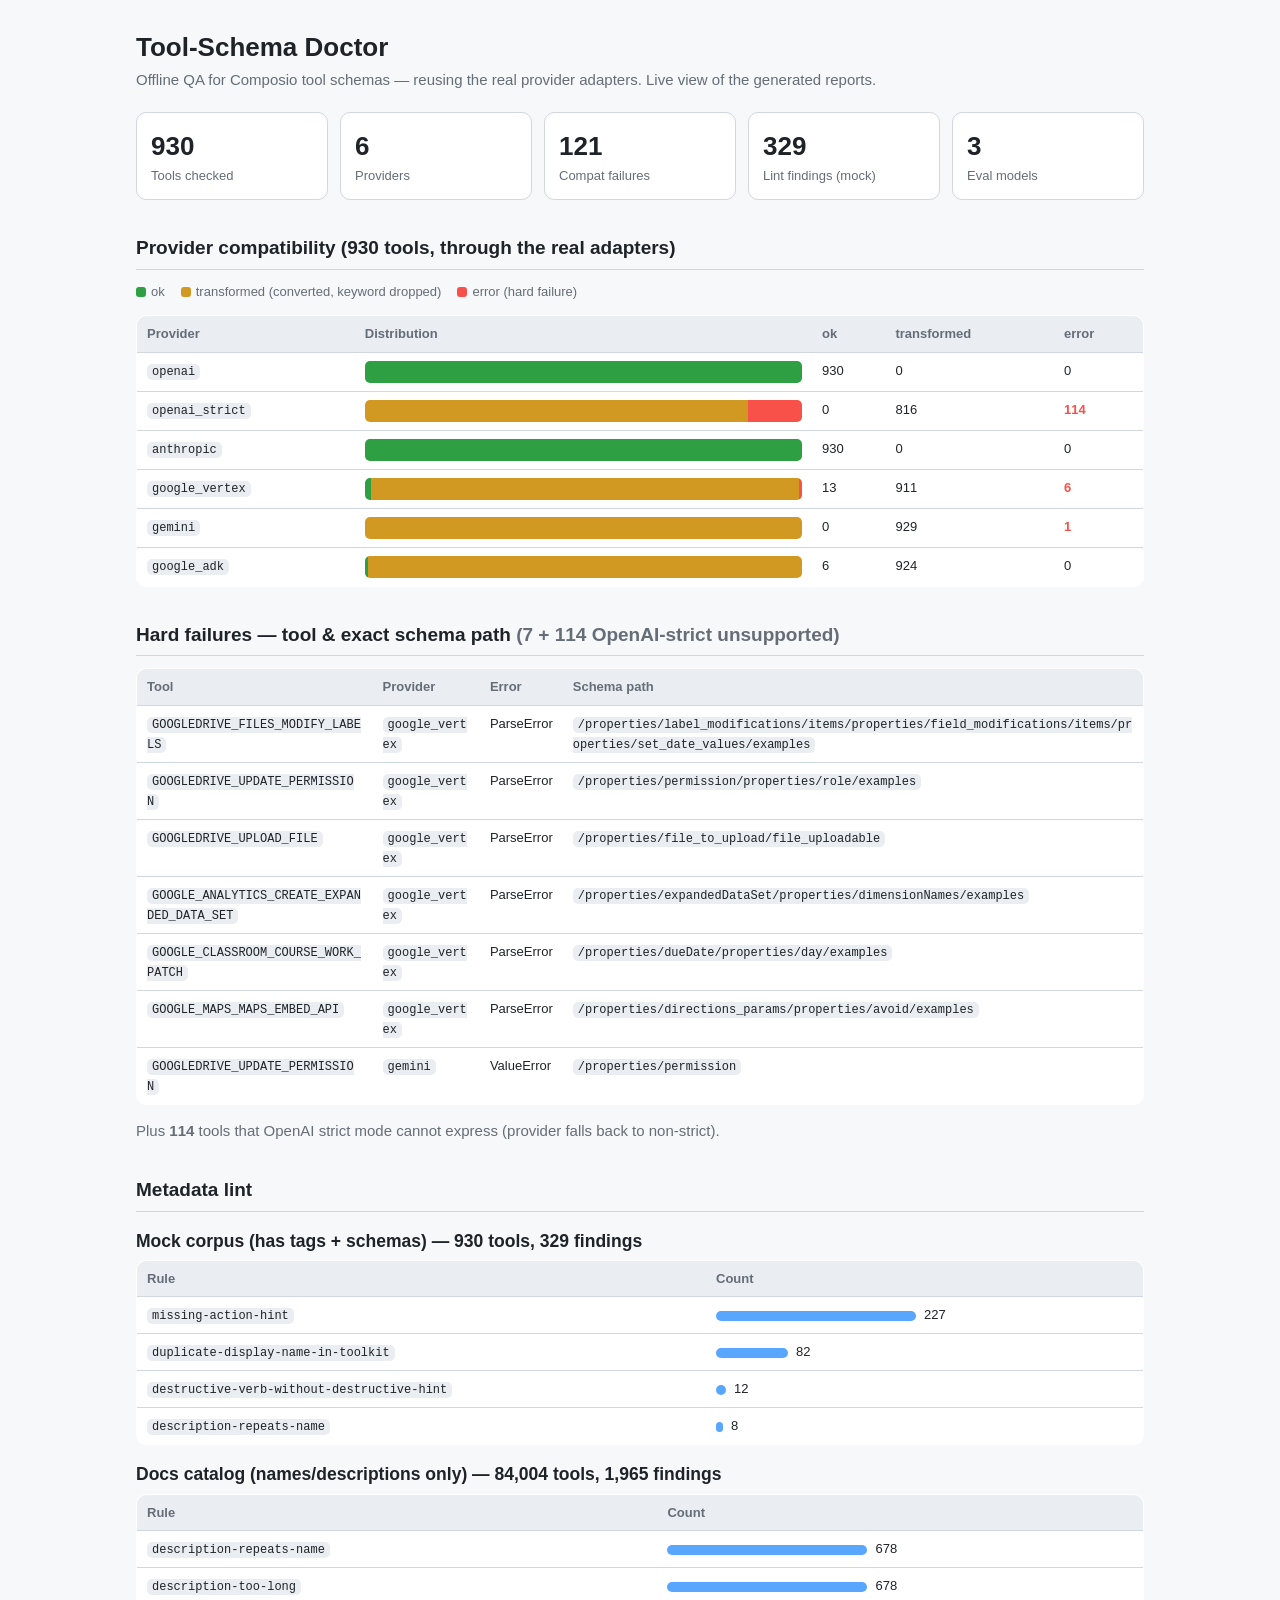
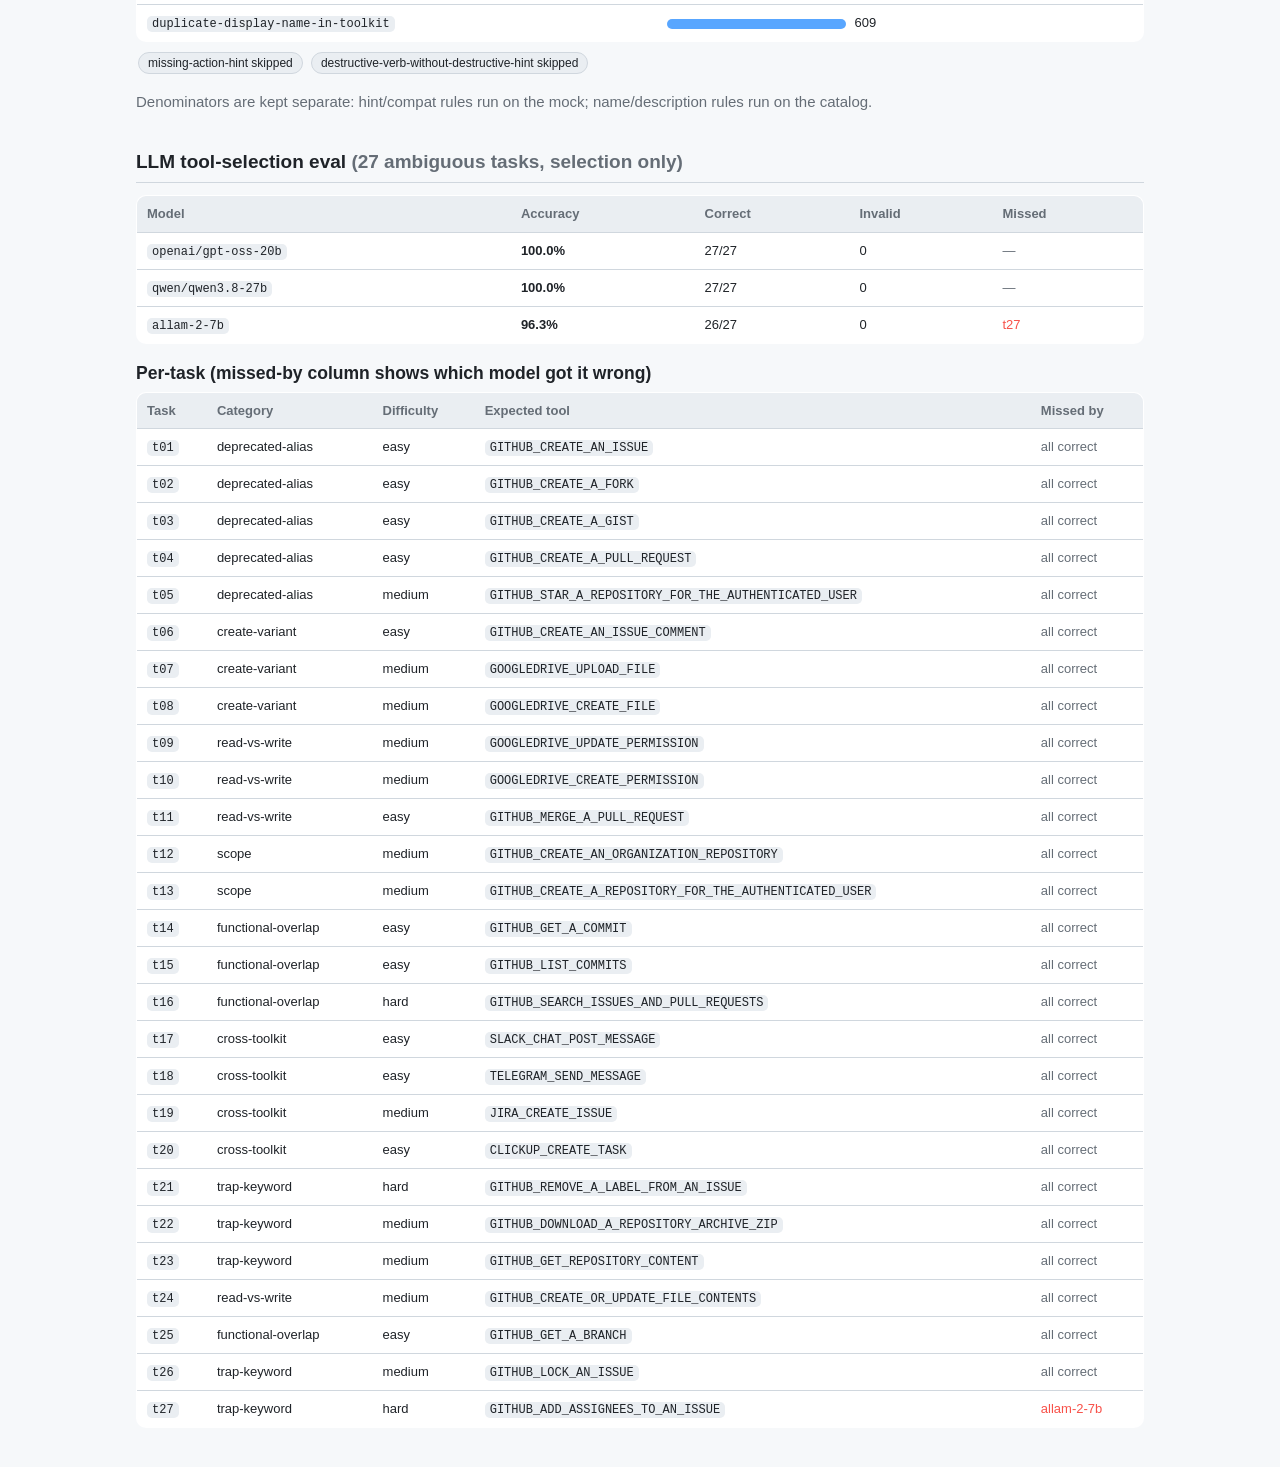
<file: tool-schema-doctor/out/dashboard.html>
<!doctype html>
<html lang="en"><head><meta charset="utf-8">
<meta name="viewport" content="width=device-width, initial-scale=1">
<title>Tool-Schema Doctor</title>
<style>
:root{--bg:#0d1117;--panel:#161b22;--border:#30363d;--fg:#e6edf3;--muted:#8b949e;
 --ok:#2ea043;--transformed:#d29922;--error:#f85149;--accent:#58a6ff;--chip:#21262d}
@media (prefers-color-scheme: light){:root:not([data-theme=dark]){--bg:#f6f8fa;--panel:#fff;--border:#d0d7de;--fg:#1f2328;--muted:#656d76;--chip:#eaeef2}}
*{box-sizing:border-box}body{margin:0;background:var(--bg);color:var(--fg);
 font:15px/1.5 -apple-system,Segoe UI,Roboto,Helvetica,Arial,sans-serif}
.wrap{max-width:1040px;margin:0 auto;padding:28px 16px 64px}
h1{font-size:26px;margin:0 0 2px}h2{font-size:19px;margin:34px 0 12px;border-bottom:1px solid var(--border);padding-bottom:6px}
.sub{color:var(--muted);margin:0 0 20px}
.tiles{display:grid;grid-template-columns:repeat(auto-fit,minmax(150px,1fr));gap:12px;margin:18px 0}
.tile{background:var(--panel);border:1px solid var(--border);border-radius:10px;padding:14px}
.tile .n{font-size:26px;font-weight:700}.tile .l{color:var(--muted);font-size:13px}
table{width:100%;border-collapse:collapse;background:var(--panel);border:1px solid var(--border);border-radius:10px;overflow:hidden}
th,td{text-align:left;padding:8px 10px;border-bottom:1px solid var(--border);font-size:13px;vertical-align:top}
th{color:var(--muted);font-weight:600;background:var(--chip)}tr:last-child td{border-bottom:0}
code{background:var(--chip);padding:1px 5px;border-radius:5px;font-size:12px;word-break:break-all}
.bar{display:flex;height:22px;border-radius:5px;overflow:hidden;min-width:120px}
.bar span{display:block}.bar .ok{background:var(--ok)}.bar .transformed{background:var(--transformed)}.bar .error{background:var(--error)}
.legend{display:flex;gap:16px;color:var(--muted);font-size:13px;margin:8px 0 14px;flex-wrap:wrap}
.dot{display:inline-block;width:10px;height:10px;border-radius:3px;margin-right:5px;vertical-align:middle}
.err{color:var(--error);font-weight:600}.mut{color:var(--muted)}
.rulebar{height:10px;background:var(--accent);border-radius:5px;display:inline-block;vertical-align:middle;margin-right:8px}
.pill{display:inline-block;background:var(--chip);border:1px solid var(--border);border-radius:20px;padding:1px 9px;font-size:12px;margin:2px}
.miss{color:var(--error)}
.acc{font-weight:700}
</style></head><body><div class="wrap">
<h1>Tool-Schema Doctor</h1>
<p class="sub">Offline QA for Composio tool schemas — reusing the real provider adapters. Live view of the generated reports.</p>
<div id="app"></div>
</div>
<script>const DATA = {"compat": {"tools": 930, "summary": [{"provider": "openai", "ok": 930, "transformed": 0, "error": 0, "unavailable": 0}, {"provider": "openai_strict", "ok": 0, "transformed": 816, "error": 114, "unavailable": 0}, {"provider": "anthropic", "ok": 930, "transformed": 0, "error": 0, "unavailable": 0}, {"provider": "google_vertex", "ok": 13, "transformed": 911, "error": 6, "unavailable": 0}, {"provider": "gemini", "ok": 0, "transformed": 929, "error": 1, "unavailable": 0}, {"provider": "google_adk", "ok": 6, "transformed": 924, "error": 0, "unavailable": 0}], "failures": [{"slug": "GITHUB_ADD_AN_EMAIL_ADDRESS_FOR_THE_AUTHENTICATED_USER", "provider": "openai_strict", "error_type": "ValueError", "schema_path": null, "message": "strict-unsupported: properties.emails.items: properties"}, {"slug": "GITHUB_ADD_ASSIGNEES_TO_AN_ISSUE", "provider": "openai_strict", "error_type": "ValueError", "schema_path": null, "message": "strict-unsupported: properties.assignees.items: properties"}, {"slug": "GITHUB_ADD_ORG_RUNNER_LABELS", "provider": "openai_strict", "error_type": "ValueError", "schema_path": null, "message": "strict-unsupported: properties.labels.items: properties"}, {"slug": "GITHUB_ADD_RUNNER_LABELS", "provider": "openai_strict", "error_type": "ValueError", "schema_path": null, "message": "strict-unsupported: properties.labels.items: properties"}, {"slug": "GITHUB_ADD_SOCIAL_ACCOUNTS_FOR_THE_AUTHENTICATED_USER", "provider": "openai_strict", "error_type": "ValueError", "schema_path": null, "message": "strict-unsupported: properties.account_urls.items: properties"}, {"slug": "GITHUB_ADD_USERS_TO_CODESPACES_ACCESS_FOR_AN_ORGANIZATION", "provider": "openai_strict", "error_type": "ValueError", "schema_path": null, "message": "strict-unsupported: properties.selected_usernames.items: properties"}, {"slug": "GITHUB_AUTH_USER_DOCKER_CONFLICT_PACKAGES_LIST", "provider": "openai_strict", "error_type": "ValueError", "schema_path": null, "message": "strict-unsupported: : properties"}, {"slug": "GITHUB_CONFIGURE_JITRUNNER_FOR_ORG", "provider": "openai_strict", "error_type": "ValueError", "schema_path": null, "message": "strict-unsupported: properties.labels.items: properties"}, {"slug": "GITHUB_CONFIGURE_OIDCSUBJECT_CLAIM_TEMPLATE", "provider": "openai_strict", "error_type": "ValueError", "schema_path": null, "message": "strict-unsupported: properties.include_claim_keys.items: properties"}, {"slug": "GITHUB_CREATE_AN_ISSUE", "provider": "openai_strict", "error_type": "ValueError", "schema_path": null, "message": "strict-unsupported: properties.assignees.items: properties; properties.labels.items: properties"}, {"slug": "GITHUB_CREATE_AN_ORGANIZATION_REPOSITORY", "provider": "openai_strict", "error_type": "ValueError", "schema_path": null, "message": "strict-unsupported: properties.custom_properties: additionalProperties"}, {"slug": "GITHUB_CREATE_AN_ORGANIZATION_VARIABLE", "provider": "openai_strict", "error_type": "ValueError", "schema_path": null, "message": "strict-unsupported: properties.selected_repository_ids.items: properties"}, {"slug": "GITHUB_CREATE_AN_ORGANIZATION_WEBHOOK", "provider": "openai_strict", "error_type": "ValueError", "schema_path": null, "message": "strict-unsupported: properties.events.items: properties"}, {"slug": "GITHUB_CREATE_A_CHECK_RUN", "provider": "openai_strict", "error_type": "ValueError", "schema_path": null, "message": "strict-unsupported: properties.actions.items: additionalProperties; properties.output__annotations.items: additionalProperties; properties.o"}, {"slug": "GITHUB_CREATE_A_COMMIT", "provider": "openai_strict", "error_type": "ValueError", "schema_path": null, "message": "strict-unsupported: properties.parents.items: properties"}, {"slug": "GITHUB_CREATE_A_CUSTOM_ORGANIZATION_ROLE", "provider": "openai_strict", "error_type": "ValueError", "schema_path": null, "message": "strict-unsupported: properties.permissions.items: properties"}, {"slug": "GITHUB_CREATE_A_DEPLOYMENT", "provider": "openai_strict", "error_type": "ValueError", "schema_path": null, "message": "strict-unsupported: properties.required_contexts.items: properties"}, {"slug": "GITHUB_CREATE_A_GIST", "provider": "openai_strict", "error_type": "ValueError", "schema_path": null, "message": "strict-unsupported: properties.files.additionalProperties: additionalProperties; properties.files: additionalProperties"}, {"slug": "GITHUB_CREATE_A_REPOSITORY_DISPATCH_EVENT", "provider": "openai_strict", "error_type": "ValueError", "schema_path": null, "message": "strict-unsupported: properties.client_payload: additionalProperties"}, {"slug": "GITHUB_CREATE_A_REPOSITORY_RULESET", "provider": "openai_strict", "error_type": "ValueError", "schema_path": null, "message": "strict-unsupported: properties.bypass_actors.items: additionalProperties; properties.conditions__ref__name__exclude.items: properties; prope"}, {"slug": "GITHUB_CREATE_A_REPOSITORY_WEBHOOK", "provider": "openai_strict", "error_type": "ValueError", "schema_path": null, "message": "strict-unsupported: properties.events.items: properties"}, {"slug": "GITHUB_CREATE_A_SCOPED_ACCESS_TOKEN", "provider": "openai_strict", "error_type": "ValueError", "schema_path": null, "message": "strict-unsupported: properties.repositories.items: properties; properties.repository_ids.items: properties"}, {"slug": "GITHUB_CREATE_A_SNAPSHOT_OF_DEPENDENCIES_FOR_A_REPOSITORY", "provider": "openai_strict", "error_type": "ValueError", "schema_path": null, "message": "strict-unsupported: properties.manifests.additionalProperties: additionalProperties; properties.manifests: additionalProperties; properties."}, {"slug": "GITHUB_CREATE_A_TEAM", "provider": "openai_strict", "error_type": "ValueError", "schema_path": null, "message": "strict-unsupported: properties.maintainers.items: properties; properties.repo_names.items: properties"}, {"slug": "GITHUB_CREATE_A_TREE", "provider": "openai_strict", "error_type": "ValueError", "schema_path": null, "message": "strict-unsupported: properties.tree.items: additionalProperties"}, {"slug": "GITHUB_CREATE_A_WORKFLOW_DISPATCH_EVENT", "provider": "openai_strict", "error_type": "ValueError", "schema_path": null, "message": "strict-unsupported: properties.inputs: additionalProperties"}, {"slug": "GITHUB_CREATE_JIT_RUNNER_CONFIG", "provider": "openai_strict", "error_type": "ValueError", "schema_path": null, "message": "strict-unsupported: properties.labels.items: properties"}, {"slug": "GITHUB_CREATE_OR_UPDATE_AN_ENVIRONMENT", "provider": "openai_strict", "error_type": "ValueError", "schema_path": null, "message": "strict-unsupported: properties.reviewers.items: additionalProperties"}, {"slug": "GITHUB_CREATE_OR_UPDATE_AN_ORGANIZATION_SECRET", "provider": "openai_strict", "error_type": "ValueError", "schema_path": null, "message": "strict-unsupported: properties.selected_repository_ids.items: properties"}, {"slug": "GITHUB_CREATE_OR_UPDATE_A_CUSTOM_PROPERTY_FOR_AN_ORGANIZATION", "provider": "openai_strict", "error_type": "ValueError", "schema_path": null, "message": "strict-unsupported: properties.allowed_values.items: properties"}, {"slug": "GITHUB_CREATE_OR_UPDATE_A_SECRET_FOR_THE_AUTHENTICATED_USER", "provider": "openai_strict", "error_type": "ValueError", "schema_path": null, "message": "strict-unsupported: properties.selected_repository_ids.items: properties"}, {"slug": "GITHUB_CREATE_OR_UPDATE_CUSTOM_PROPERTIES_FOR_AN_ORGANIZATION", "provider": "openai_strict", "error_type": "ValueError", "schema_path": null, "message": "strict-unsupported: properties.properties.items: additionalProperties"}, {"slug": "GITHUB_CREATE_OR_UPDATE_CUSTOM_PROPERTY_VALUES_FOR_A_REPOSITORY", "provider": "openai_strict", "error_type": "ValueError", "schema_path": null, "message": "strict-unsupported: properties.properties.items: additionalProperties"}, {"slug": "GITHUB_CREATE_UPDATE_ORG_SECRET_WITH_LIB_SODIUM", "provider": "openai_strict", "error_type": "ValueError", "schema_path": null, "message": "strict-unsupported: properties.selected_repository_ids.items: properties"}, {"slug": "GITHUB_CUSTOM_OIDCSUBJECT_CLAIM_TEMPLATE_SETTER", "provider": "openai_strict", "error_type": "ValueError", "schema_path": null, "message": "strict-unsupported: properties.include_claim_keys.items: properties"}, {"slug": "GITHUB_DELETE_AN_EMAIL_ADDRESS_FOR_THE_AUTHENTICATED_USER", "provider": "openai_strict", "error_type": "ValueError", "schema_path": null, "message": "strict-unsupported: properties.emails.items: properties"}, {"slug": "GITHUB_DELETE_SOCIAL_ACCOUNTS_FOR_THE_AUTHENTICATED_USER", "provider": "openai_strict", "error_type": "ValueError", "schema_path": null, "message": "strict-unsupported: properties.account_urls.items: properties"}, {"slug": "GITHUB_EMO_J_IS_GET", "provider": "openai_strict", "error_type": "ValueError", "schema_path": null, "message": "strict-unsupported: : properties"}, {"slug": "GITHUB_ENABLE_GITHUB_ACTIONS_IN_SELECTED_REPOSITORIES", "provider": "openai_strict", "error_type": "ValueError", "schema_path": null, "message": "strict-unsupported: properties.selected_repository_ids.items: properties"}, {"slug": "GITHUB_ENCRYPT_ORG_DEV_ENV_SECRET", "provider": "openai_strict", "error_type": "ValueError", "schema_path": null, "message": "strict-unsupported: properties.selected_repository_ids.items: properties"}, {"slug": "GITHUB_GET_ALL_API_VERSIONS", "provider": "openai_strict", "error_type": "ValueError", "schema_path": null, "message": "strict-unsupported: : properties"}, {"slug": "GITHUB_GET_ALL_CODES_OF_CONDUCT", "provider": "openai_strict", "error_type": "ValueError", "schema_path": null, "message": "strict-unsupported: : properties"}, {"slug": "GITHUB_GET_ALL_GITIGNORE_TEMPLATES", "provider": "openai_strict", "error_type": "ValueError", "schema_path": null, "message": "strict-unsupported: : properties"}, {"slug": "GITHUB_GET_EMOJIS", "provider": "openai_strict", "error_type": "ValueError", "schema_path": null, "message": "strict-unsupported: : properties"}, {"slug": "GITHUB_GET_FEEDS", "provider": "openai_strict", "error_type": "ValueError", "schema_path": null, "message": "strict-unsupported: : properties"}, {"slug": "GITHUB_GET_GITHUB_META_INFORMATION", "provider": "openai_strict", "error_type": "ValueError", "schema_path": null, "message": "strict-unsupported: : properties"}, {"slug": "GITHUB_GET_INTERACTION_RESTRICTIONS_FOR_YOUR_PUBLIC_REPOSITORIES", "provider": "openai_strict", "error_type": "ValueError", "schema_path": null, "message": "strict-unsupported: : properties"}, {"slug": "GITHUB_GET_PUBLIC_KEY_FOR_THE_AUTHENTICATED_USER", "provider": "openai_strict", "error_type": "ValueError", "schema_path": null, "message": "strict-unsupported: : properties"}, {"slug": "GITHUB_GET_RATE_LIMIT_STATUS_FOR_THE_AUTHENTICATED_USER", "provider": "openai_strict", "error_type": "ValueError", "schema_path": null, "message": "strict-unsupported: : properties"}, {"slug": "GITHUB_GET_THE_AUTHENTICATED_USER", "provider": "openai_strict", "error_type": "ValueError", "schema_path": null, "message": "strict-unsupported: : properties"}, {"slug": "GITHUB_GET_THE_ZEN_OF_GITHUB", "provider": "openai_strict", "error_type": "ValueError", "schema_path": null, "message": "strict-unsupported: : properties"}, {"slug": "GITHUB_GIST_S_CREATE", "provider": "openai_strict", "error_type": "ValueError", "schema_path": null, "message": "strict-unsupported: properties.files.additionalProperties: additionalProperties; properties.files: additionalProperties"}, {"slug": "GITHUB_GITHUB_API_ROOT", "provider": "openai_strict", "error_type": "ValueError", "schema_path": null, "message": "strict-unsupported: : properties"}, {"slug": "GITHUB_GITHUB_SET_REPO_RUNNER_LABELS", "provider": "openai_strict", "error_type": "ValueError", "schema_path": null, "message": "strict-unsupported: properties.labels.items: properties"}, {"slug": "GITHUB_ISSUES_CREATE", "provider": "openai_strict", "error_type": "ValueError", "schema_path": null, "message": "strict-unsupported: properties.assignees.items: properties; properties.labels.items: properties"}, {"slug": "GITHUB_LIST_GLOBAL_SECURITY_ADVISORIES", "provider": "openai_strict", "error_type": "ValueError", "schema_path": null, "message": "strict-unsupported: properties.affects.items: properties; properties.cwes.items: properties"}, {"slug": "GITHUB_LIST_ORG_RESOURCES_WITH_PERSONAL_TOKENS", "provider": "openai_strict", "error_type": "ValueError", "schema_path": null, "message": "strict-unsupported: properties.owner.items: properties"}, {"slug": "GITHUB_LIST_ORG_RESOURCE_ACCESS_TOKENS", "provider": "openai_strict", "error_type": "ValueError", "schema_path": null, "message": "strict-unsupported: properties.owner.items: properties"}, {"slug": "GITHUB_MANAGE_ACCESS_CONTROL_FOR_ORGANIZATION_CODESPACES", "provider": "openai_strict", "error_type": "ValueError", "schema_path": null, "message": "strict-unsupported: properties.selected_usernames.items: properties"}, {"slug": "GITHUB_MANAGE_CUSTOM_PROPERTIES_FOR_ORG_REPOS", "provider": "openai_strict", "error_type": "ValueError", "schema_path": null, "message": "strict-unsupported: properties.properties.items: additionalProperties; properties.repository_names.items: properties"}, {"slug": "GITHUB_META_ROOT", "provider": "openai_strict", "error_type": "ValueError", "schema_path": null, "message": "strict-unsupported: : properties"}, {"slug": "GITHUB_PRIVATELY_REPORT_A_SECURITY_VULNERABILITY", "provider": "openai_strict", "error_type": "ValueError", "schema_path": null, "message": "strict-unsupported: properties.cwe_ids.items: properties; properties.vulnerabilities.items: additionalProperties"}, {"slug": "GITHUB_REMOVE_ASSIGNEES_FROM_AN_ISSUE", "provider": "openai_strict", "error_type": "ValueError", "schema_path": null, "message": "strict-unsupported: properties.assignees.items: properties"}, {"slug": "GITHUB_REMOVE_INTERACTION_RESTRICTIONS_FROM_YOUR_PUBLIC_REPOSITORIES", "provider": "openai_strict", "error_type": "ValueError", "schema_path": null, "message": "strict-unsupported: : properties"}, {"slug": "GITHUB_REMOVE_REQUESTED_REVIEWERS_FROM_A_PULL_REQUEST", "provider": "openai_strict", "error_type": "ValueError", "schema_path": null, "message": "strict-unsupported: properties.reviewers.items: properties; properties.team_reviewers.items: properties"}, {"slug": "GITHUB_REMOVE_USERS_FROM_CODESPACES_ACCESS_FOR_AN_ORGANIZATION", "provider": "openai_strict", "error_type": "ValueError", "schema_path": null, "message": "strict-unsupported: properties.selected_usernames.items: properties"}, {"slug": "GITHUB_REPLACE_ALL_REPOSITORY_TOPICS", "provider": "openai_strict", "error_type": "ValueError", "schema_path": null, "message": "strict-unsupported: properties.names.items: properties"}, {"slug": "GITHUB_REPLACE_ORG_SECRET_VISIBILITY_TO_SELECTED", "provider": "openai_strict", "error_type": "ValueError", "schema_path": null, "message": "strict-unsupported: properties.selected_repository_ids.items: properties"}, {"slug": "GITHUB_REPLACE_REPO_ACCESS_ON_ORG_DEV_ENV_SECRET_SET", "provider": "openai_strict", "error_type": "ValueError", "schema_path": null, "message": "strict-unsupported: properties.selected_repository_ids.items: properties"}, {"slug": "GITHUB_REPO_S_CREATE_IN_ORG", "provider": "openai_strict", "error_type": "ValueError", "schema_path": null, "message": "strict-unsupported: properties.custom_properties: additionalProperties"}, {"slug": "GITHUB_REQUEST_REVIEWERS_FOR_A_PULL_REQUEST", "provider": "openai_strict", "error_type": "ValueError", "schema_path": null, "message": "strict-unsupported: properties.reviewers.items: properties; properties.team_reviewers.items: properties"}, {"slug": "GITHUB_REVIEW_PENDING_DEPLOYMENTS_FOR_A_WORKFLOW_RUN", "provider": "openai_strict", "error_type": "ValueError", "schema_path": null, "message": "strict-unsupported: properties.environment_ids.items: properties"}, {"slug": "GITHUB_REVIEW_RESOURCE_REQUESTS_WITH_FINE_GRAINED_TOKENS", "provider": "openai_strict", "error_type": "ValueError", "schema_path": null, "message": "strict-unsupported: properties.pat_request_ids.items: properties"}, {"slug": "GITHUB_REVOKE_AN_INSTALLATION_ACCESS_TOKEN", "provider": "openai_strict", "error_type": "ValueError", "schema_path": null, "message": "strict-unsupported: : properties"}, {"slug": "GITHUB_SECURITY_ADVISORIES_LIST_GLOBAL_ADVISORIES", "provider": "openai_strict", "error_type": "ValueError", "schema_path": null, "message": "strict-unsupported: properties.affects.items: properties; properties.cwes.items: properties"}, {"slug": "GITHUB_SET_LABELS_FOR_AN_ISSUE", "provider": "openai_strict", "error_type": "ValueError", "schema_path": null, "message": "strict-unsupported: properties.labels.items: properties"}, {"slug": "GITHUB_SET_ORG_ALLOWED_ACTIONS", "provider": "openai_strict", "error_type": "ValueError", "schema_path": null, "message": "strict-unsupported: properties.patterns_allowed.items: properties"}, {"slug": "GITHUB_SET_ORG_RUNNER_LABELS", "provider": "openai_strict", "error_type": "ValueError", "schema_path": null, "message": "strict-unsupported: properties.labels.items: properties"}, {"slug": "GITHUB_SET_REPO_ALLOWED_ACTIONS", "provider": "openai_strict", "error_type": "ValueError", "schema_path": null, "message": "strict-unsupported: properties.patterns_allowed.items: properties"}, {"slug": "GITHUB_SET_SELECTED_REPOSITORIES_FOR_AN_ORGANIZATION_SECRET", "provider": "openai_strict", "error_type": "ValueError", "schema_path": null, "message": "strict-unsupported: properties.selected_repository_ids.items: properties"}, {"slug": "GITHUB_SET_SELECTED_REPOSITORIES_FOR_AN_ORGANIZATION_VARIABLE", "provider": "openai_strict", "error_type": "ValueError", "schema_path": null, "message": "strict-unsupported: properties.selected_repository_ids.items: properties"}, {"slug": "GITHUB_SET_SELECTED_REPOSITORIES_FOR_A_USER_SECRET", "provider": "openai_strict", "error_type": "ValueError", "schema_path": null, "message": "strict-unsupported: properties.selected_repository_ids.items: properties"}, {"slug": "GITHUB_SET_STATUS_CHECK_CONTEXTS", "provider": "openai_strict", "error_type": "ValueError", "schema_path": null, "message": "strict-unsupported: properties.contexts.items: properties"}, {"slug": "GITHUB_TRANSFER_A_REPOSITORY", "provider": "openai_strict", "error_type": "ValueError", "schema_path": null, "message": "strict-unsupported: properties.team_ids.items: properties"}, {"slug": "GITHUB_UPDATE_AN_ISSUE", "provider": "openai_strict", "error_type": "ValueError", "schema_path": null, "message": "strict-unsupported: properties.assignees.items: properties; properties.labels.items: properties"}, {"slug": "GITHUB_UPDATE_AN_ORGANIZATION_VARIABLE", "provider": "openai_strict", "error_type": "ValueError", "schema_path": null, "message": "strict-unsupported: properties.selected_repository_ids.items: properties"}, {"slug": "GITHUB_UPDATE_AN_ORGANIZATION_WEBHOOK", "provider": "openai_strict", "error_type": "ValueError", "schema_path": null, "message": "strict-unsupported: properties.events.items: properties"}, {"slug": "GITHUB_UPDATE_A_CHECK_RUN", "provider": "openai_strict", "error_type": "ValueError", "schema_path": null, "message": "strict-unsupported: properties.actions.items: additionalProperties; properties.output__annotations.items: additionalProperties; properties.o"}, {"slug": "GITHUB_UPDATE_A_CODESPACE_FOR_THE_AUTHENTICATED_USER", "provider": "openai_strict", "error_type": "ValueError", "schema_path": null, "message": "strict-unsupported: properties.recent_folders.items: properties"}, {"slug": "GITHUB_UPDATE_A_CODE_SCANNING_DEFAULT_SETUP_CONFIGURATION", "provider": "openai_strict", "error_type": "ValueError", "schema_path": null, "message": "strict-unsupported: properties.languages.items: properties"}, {"slug": "GITHUB_UPDATE_A_CUSTOM_ORGANIZATION_ROLE", "provider": "openai_strict", "error_type": "ValueError", "schema_path": null, "message": "strict-unsupported: properties.permissions.items: properties"}, {"slug": "GITHUB_UPDATE_A_GIST", "provider": "openai_strict", "error_type": "ValueError", "schema_path": null, "message": "strict-unsupported: properties.files.additionalProperties: additionalProperties; properties.files: additionalProperties"}, {"slug": "GITHUB_UPDATE_A_REPOSITORY_RULESET", "provider": "openai_strict", "error_type": "ValueError", "schema_path": null, "message": "strict-unsupported: properties.bypass_actors.items: additionalProperties; properties.conditions__ref__name__exclude.items: properties; prope"}, {"slug": "GITHUB_UPDATE_A_REPOSITORY_WEBHOOK", "provider": "openai_strict", "error_type": "ValueError", "schema_path": null, "message": "strict-unsupported: properties.add_events.items: properties; properties.events.items: properties; properties.remove_events.items: properties"}, {"slug": "GITHUB_UPDATE_BRANCH_PROTECTION", "provider": "openai_strict", "error_type": "ValueError", "schema_path": null, "message": "strict-unsupported: properties.required__pull__request__reviews__bypass__pull__request__allowances__apps.items: properties; properties.requi"}, {"slug": "GITHUB_UPDATE_PULL_REQUEST_REVIEW_PROTECTION", "provider": "openai_strict", "error_type": "ValueError", "schema_path": null, "message": "strict-unsupported: properties.bypass__pull__request__allowances__apps.items: properties; properties.bypass__pull__request__allowances__team"}, {"slug": "GITHUB_UPDATE_REPOSITORY_PREFERENCES_FOR_CHECK_SUITES", "provider": "openai_strict", "error_type": "ValueError", "schema_path": null, "message": "strict-unsupported: properties.auto_trigger_checks.items: additionalProperties"}, {"slug": "GITHUB_UPDATE_RESOURCE_ACCESS_WITH_TOKENS", "provider": "openai_strict", "error_type": "ValueError", "schema_path": null, "message": "strict-unsupported: properties.pat_ids.items: properties"}, {"slug": "GITHUB_UPDATE_STATUS_CHECK_PROTECTION", "provider": "openai_strict", "error_type": "ValueError", "schema_path": null, "message": "strict-unsupported: properties.checks.items: additionalProperties; properties.contexts.items: properties"}, {"slug": "GITHUB_USERS_GET_AUTHENTICATED", "provider": "openai_strict", "error_type": "ValueError", "schema_path": null, "message": "strict-unsupported: : properties"}, {"slug": "GOOGLEDRIVE_CREATE_FILE", "provider": "openai_strict", "error_type": "ValueError", "schema_path": null, "message": "strict-unsupported: properties.parents.items: properties"}, {"slug": "GOOGLEDRIVE_FILES_MODIFY_LABELS", "provider": "openai_strict", "error_type": "ValueError", "schema_path": null, "message": "strict-unsupported: properties.label_modifications.items.properties.field_modifications.items.properties.set_date_values.items: properties; "}, {"slug": "GOOGLEDRIVE_STOP_WATCH_CHANNEL", "provider": "openai_strict", "error_type": "ValueError", "schema_path": null, "message": "strict-unsupported: properties.params: additionalProperties"}, {"slug": "GOOGLEDRIVE_WATCH_CHANGES", "provider": "openai_strict", "error_type": "ValueError", "schema_path": null, "message": "strict-unsupported: properties.params.properties.additional_properties: additionalProperties"}, {"slug": "GOOGLE_ANALYTICS_CREATE_EXPANDED_DATA_SET", "provider": "openai_strict", "error_type": "ValueError", "schema_path": null, "message": "strict-unsupported: properties.expandedDataSet.properties.dimensionNames.items: properties; properties.expandedDataSet.properties.metricName"}, {"slug": "GOOGLE_CLASSROOM_COURSES_ANNOUNCEMENTS_CREATE", "provider": "openai_strict", "error_type": "ValueError", "schema_path": null, "message": "strict-unsupported: properties.individualStudentsOptions.properties.studentIds.items: properties; properties.materials.items.properties.driv"}, {"slug": "GOOGLE_CLASSROOM_COURSES_ANNOUNCEMENTS_PATCH", "provider": "openai_strict", "error_type": "ValueError", "schema_path": null, "message": "strict-unsupported: properties.individualStudentsOptions.properties.studentIds.items: properties; properties.materials.items.properties.driv"}, {"slug": "GOOGLE_CLASSROOM_COURSES_LIST", "provider": "openai_strict", "error_type": "ValueError", "schema_path": null, "message": "strict-unsupported: properties.courseStates.items: properties"}, {"slug": "GOOGLE_CLASSROOM_COURSE_WORK_CREATE", "provider": "openai_strict", "error_type": "ValueError", "schema_path": null, "message": "strict-unsupported: properties.assignment: additionalProperties; properties.materials.items: additionalProperties; properties.multipleChoice"}, {"slug": "GOOGLE_CLASSROOM_COURSE_WORK_LIST", "provider": "openai_strict", "error_type": "ValueError", "schema_path": null, "message": "strict-unsupported: properties.courseWorkStates.items: properties"}, {"slug": "GOOGLE_CLASSROOM_COURSE_WORK_MATERIALS_CREATE", "provider": "openai_strict", "error_type": "ValueError", "schema_path": null, "message": "strict-unsupported: properties.individualStudentsOptions.properties.studentIds.items: properties; properties.materials.items.properties.driv"}, {"slug": "GOOGLE_CLASSROOM_COURSE_WORK_STUDENT_SUBMISSIONS_LIST", "provider": "openai_strict", "error_type": "ValueError", "schema_path": null, "message": "strict-unsupported: properties.states.items: properties"}, {"slug": "GOOGLE_MAPS_GEOCODING_API", "provider": "openai_strict", "error_type": "ValueError", "schema_path": null, "message": "strict-unsupported: properties.extra_computations.items: properties"}, {"slug": "GOOGLE_MAPS_NEARBY_SEARCH", "provider": "openai_strict", "error_type": "ValueError", "schema_path": null, "message": "strict-unsupported: properties.excludedTypes.items: properties; properties.includedTypes.items: properties"}, {"slug": "GOOGLEDRIVE_FILES_MODIFY_LABELS", "provider": "google_vertex", "error_type": "ParseError", "schema_path": "/properties/label_modifications/items/properties/field_modifications/items/properties/set_date_values/examples", "message": "Failed to parse properties field: Failed to parse items field: Failed to parse properties field: Failed to parse items field: Failed to pars"}, {"slug": "GOOGLEDRIVE_UPDATE_PERMISSION", "provider": "google_vertex", "error_type": "ParseError", "schema_path": "/properties/permission/properties/role/examples", "message": "Failed to parse properties field: Failed to parse properties field: Message type \"google.cloud.aiplatform.v1beta1.Schema\" has no field named"}, {"slug": "GOOGLEDRIVE_UPLOAD_FILE", "provider": "google_vertex", "error_type": "ParseError", "schema_path": "/properties/file_to_upload/file_uploadable", "message": "Failed to parse properties field: Message type \"google.cloud.aiplatform.v1beta1.Schema\" has no field named \"fileUploadable\" at \"Schema.prope"}, {"slug": "GOOGLE_ANALYTICS_CREATE_EXPANDED_DATA_SET", "provider": "google_vertex", "error_type": "ParseError", "schema_path": "/properties/expandedDataSet/properties/dimensionNames/examples", "message": "Failed to parse properties field: Failed to parse properties field: Message type \"google.cloud.aiplatform.v1beta1.Schema\" has no field named"}, {"slug": "GOOGLE_CLASSROOM_COURSE_WORK_PATCH", "provider": "google_vertex", "error_type": "ParseError", "schema_path": "/properties/dueDate/properties/day/examples", "message": "Failed to parse properties field: Failed to parse properties field: Message type \"google.cloud.aiplatform.v1beta1.Schema\" has no field named"}, {"slug": "GOOGLE_MAPS_MAPS_EMBED_API", "provider": "google_vertex", "error_type": "ParseError", "schema_path": "/properties/directions_params/properties/avoid/examples", "message": "Failed to parse properties field: Failed to parse properties field: Message type \"google.cloud.aiplatform.v1beta1.Schema\" has no field named"}, {"slug": "GOOGLEDRIVE_UPDATE_PERMISSION", "provider": "gemini", "error_type": "ValueError", "schema_path": "/properties/permission", "message": "Failed to parse the parameter permission: composio.utils.schema_converter.Permission of function GOOGLEDRIVE_UPDATE_PERMISSION for automatic"}]}, "lint": {"mock": {"tools": 930, "total": 329, "by_rule": {"description-repeats-name": 8, "missing-action-hint": 227, "destructive-verb-without-destructive-hint": 12, "duplicate-display-name-in-toolkit": 82}, "skipped": []}, "catalog": {"tools": 84004, "total": 1965, "by_rule": {"description-repeats-name": 678, "description-too-long": 678, "duplicate-display-name-in-toolkit": 609}, "skipped": ["lint:missing-action-hint: no tags in input (names-only catalog): hint rules not applicable", "lint:destructive-verb-without-destructive-hint: no tags in input: cannot check destructiveHint"]}}, "eval": {"models": [{"model": "openai/gpt-oss-20b", "accuracy": 1.0, "correct": 27, "total": 27, "invalid": 0, "by_difficulty": {"easy": 1.0, "hard": 1.0, "medium": 1.0}, "wrong": []}, {"model": "qwen/qwen3.8-27b", "accuracy": 1.0, "correct": 27, "total": 27, "invalid": 0, "by_difficulty": {"easy": 1.0, "hard": 1.0, "medium": 1.0}, "wrong": []}, {"model": "allam-2-7b", "accuracy": 0.963, "correct": 26, "total": 27, "invalid": 0, "by_difficulty": {"easy": 1.0, "hard": 0.667, "medium": 1.0}, "wrong": ["t27"]}], "tasks": [{"id": "t01", "category": "deprecated-alias", "difficulty": "easy", "expected": "GITHUB_CREATE_AN_ISSUE", "missed_by": []}, {"id": "t02", "category": "deprecated-alias", "difficulty": "easy", "expected": "GITHUB_CREATE_A_FORK", "missed_by": []}, {"id": "t03", "category": "deprecated-alias", "difficulty": "easy", "expected": "GITHUB_CREATE_A_GIST", "missed_by": []}, {"id": "t04", "category": "deprecated-alias", "difficulty": "easy", "expected": "GITHUB_CREATE_A_PULL_REQUEST", "missed_by": []}, {"id": "t05", "category": "deprecated-alias", "difficulty": "medium", "expected": "GITHUB_STAR_A_REPOSITORY_FOR_THE_AUTHENTICATED_USER", "missed_by": []}, {"id": "t06", "category": "create-variant", "difficulty": "easy", "expected": "GITHUB_CREATE_AN_ISSUE_COMMENT", "missed_by": []}, {"id": "t07", "category": "create-variant", "difficulty": "medium", "expected": "GOOGLEDRIVE_UPLOAD_FILE", "missed_by": []}, {"id": "t08", "category": "create-variant", "difficulty": "medium", "expected": "GOOGLEDRIVE_CREATE_FILE", "missed_by": []}, {"id": "t09", "category": "read-vs-write", "difficulty": "medium", "expected": "GOOGLEDRIVE_UPDATE_PERMISSION", "missed_by": []}, {"id": "t10", "category": "read-vs-write", "difficulty": "medium", "expected": "GOOGLEDRIVE_CREATE_PERMISSION", "missed_by": []}, {"id": "t11", "category": "read-vs-write", "difficulty": "easy", "expected": "GITHUB_MERGE_A_PULL_REQUEST", "missed_by": []}, {"id": "t12", "category": "scope", "difficulty": "medium", "expected": "GITHUB_CREATE_AN_ORGANIZATION_REPOSITORY", "missed_by": []}, {"id": "t13", "category": "scope", "difficulty": "medium", "expected": "GITHUB_CREATE_A_REPOSITORY_FOR_THE_AUTHENTICATED_USER", "missed_by": []}, {"id": "t14", "category": "functional-overlap", "difficulty": "easy", "expected": "GITHUB_GET_A_COMMIT", "missed_by": []}, {"id": "t15", "category": "functional-overlap", "difficulty": "easy", "expected": "GITHUB_LIST_COMMITS", "missed_by": []}, {"id": "t16", "category": "functional-overlap", "difficulty": "hard", "expected": "GITHUB_SEARCH_ISSUES_AND_PULL_REQUESTS", "missed_by": []}, {"id": "t17", "category": "cross-toolkit", "difficulty": "easy", "expected": "SLACK_CHAT_POST_MESSAGE", "missed_by": []}, {"id": "t18", "category": "cross-toolkit", "difficulty": "easy", "expected": "TELEGRAM_SEND_MESSAGE", "missed_by": []}, {"id": "t19", "category": "cross-toolkit", "difficulty": "medium", "expected": "JIRA_CREATE_ISSUE", "missed_by": []}, {"id": "t20", "category": "cross-toolkit", "difficulty": "easy", "expected": "CLICKUP_CREATE_TASK", "missed_by": []}, {"id": "t21", "category": "trap-keyword", "difficulty": "hard", "expected": "GITHUB_REMOVE_A_LABEL_FROM_AN_ISSUE", "missed_by": []}, {"id": "t22", "category": "trap-keyword", "difficulty": "medium", "expected": "GITHUB_DOWNLOAD_A_REPOSITORY_ARCHIVE_ZIP", "missed_by": []}, {"id": "t23", "category": "trap-keyword", "difficulty": "medium", "expected": "GITHUB_GET_REPOSITORY_CONTENT", "missed_by": []}, {"id": "t24", "category": "read-vs-write", "difficulty": "medium", "expected": "GITHUB_CREATE_OR_UPDATE_FILE_CONTENTS", "missed_by": []}, {"id": "t25", "category": "functional-overlap", "difficulty": "easy", "expected": "GITHUB_GET_A_BRANCH", "missed_by": []}, {"id": "t26", "category": "trap-keyword", "difficulty": "medium", "expected": "GITHUB_LOCK_AN_ISSUE", "missed_by": []}, {"id": "t27", "category": "trap-keyword", "difficulty": "hard", "expected": "GITHUB_ADD_ASSIGNEES_TO_AN_ISSUE", "missed_by": ["allam-2-7b"]}]}};
const $=(h)=>{const t=document.createElement('template');t.innerHTML=h.trim();return t.content.firstChild};
const app=document.getElementById('app');
function tiles(){const c=DATA.compat||{},l=DATA.lint||{},e=DATA.eval||{};
 const fails=(c.failures||[]).length;
 const items=[['Tools checked',c.tools??'—'],['Providers',(c.summary||[]).length],
  ['Compat failures',fails],['Lint findings (mock)',(l.mock||{}).total??'—'],
  ['Eval models',(e.models||[]).length]];
 return `<div class="tiles">${items.map(([l,n])=>`<div class="tile"><div class="n">${n}</div><div class="l">${l}</div></div>`).join('')}</div>`}
function compatSection(){const c=DATA.compat;if(!c)return '';
 const max=Math.max(...c.summary.map(r=>r.ok+r.transformed+r.error+r.unavailable),1);
 const rows=c.summary.map(r=>{const tot=r.ok+r.transformed+r.error+r.unavailable;
  const w=x=>(100*x/max).toFixed(2)+'%';
  return `<tr><td><code>${r.provider}</code></td>
   <td style="min-width:260px"><div class="bar">
     <span class="ok" style="width:${w(r.ok)}" title="ok ${r.ok}"></span>
     <span class="transformed" style="width:${w(r.transformed)}" title="transformed ${r.transformed}"></span>
     <span class="error" style="width:${w(r.error)}" title="error ${r.error}"></span></div></td>
   <td>${r.ok}</td><td>${r.transformed}</td><td class="${r.error?'err':''}">${r.error}</td></tr>`}).join('');
 const hard=c.failures.filter(f=>f.provider!=='openai_strict');
 const strict=c.failures.filter(f=>f.provider==='openai_strict');
 const frows=hard.map(f=>`<tr><td><code>${f.slug}</code></td><td><code>${f.provider}</code></td>
   <td>${f.error_type||''}</td><td><code>${f.schema_path||''}</code></td></tr>`).join('');
 return `<h2>Provider compatibility (930 tools, through the real adapters)</h2>
  <div class="legend"><span><i class="dot" style="background:var(--ok)"></i>ok</span>
   <span><i class="dot" style="background:var(--transformed)"></i>transformed (converted, keyword dropped)</span>
   <span><i class="dot" style="background:var(--error)"></i>error (hard failure)</span></div>
  <table><thead><tr><th>Provider</th><th>Distribution</th><th>ok</th><th>transformed</th><th>error</th></tr></thead><tbody>${rows}</tbody></table>
  <h2>Hard failures — tool &amp; exact schema path <span class="mut">(${hard.length} + ${strict.length} OpenAI-strict unsupported)</span></h2>
  <table><thead><tr><th>Tool</th><th>Provider</th><th>Error</th><th>Schema path</th></tr></thead><tbody>${frows}</tbody></table>
  <p class="mut">Plus <b>${strict.length}</b> tools that OpenAI strict mode cannot express (provider falls back to non-strict).</p>`}
function lintSection(){const l=DATA.lint;if(!l)return '';
 function block(name,d){if(!d)return '';const max=Math.max(...Object.values(d.by_rule),1);
  const rows=Object.entries(d.by_rule).sort((a,b)=>b[1]-a[1]).map(([r,n])=>
   `<tr><td><code>${r}</code></td><td style="min-width:220px"><span class="rulebar" style="width:${(200*n/max)|0}px"></span>${n}</td></tr>`).join('');
  const sk=(d.skipped||[]).filter(s=>s.startsWith('lint')).map(s=>`<span class="pill">${s.replace('lint:','').split(':')[0]} skipped</span>`).join(' ');
  return `<h3 style="margin:16px 0 6px">${name} — ${d.tools.toLocaleString()} tools, ${d.total.toLocaleString()} findings</h3>
   <table><thead><tr><th>Rule</th><th>Count</th></tr></thead><tbody>${rows}</tbody></table>${sk?`<div style="margin:8px 0">${sk}</div>`:''}`}
 return `<h2>Metadata lint</h2>${block('Mock corpus (has tags + schemas)',l.mock)}${block('Docs catalog (names/descriptions only)',l.catalog)}
  <p class="mut">Denominators are kept separate: hint/compat rules run on the mock; name/description rules run on the catalog.</p>`}
function evalSection(){const e=DATA.eval;if(!e||!e.models.length)return '';
 const mrows=e.models.map(m=>`<tr><td><code>${m.model}</code></td>
   <td class="acc">${(m.accuracy*100).toFixed(1)}%</td><td>${m.correct}/${m.total}</td>
   <td>${m.invalid}</td><td class="${m.wrong.length?'miss':'mut'}">${m.wrong.join(', ')||'—'}</td></tr>`).join('');
 const tasks=(e.tasks||[]).map(t=>`<tr><td><code>${t.id}</code></td><td>${t.category}</td><td>${t.difficulty}</td>
   <td><code>${t.expected}</code></td><td class="${t.missed_by.length?'miss':'mut'}">${t.missed_by.map(x=>x.split('/').pop()).join(', ')||'all correct'}</td></tr>`).join('');
 return `<h2>LLM tool-selection eval <span class="mut">(27 ambiguous tasks, selection only)</span></h2>
  <table><thead><tr><th>Model</th><th>Accuracy</th><th>Correct</th><th>Invalid</th><th>Missed</th></tr></thead><tbody>${mrows}</tbody></table>
  <h3 style="margin:16px 0 6px">Per-task (missed-by column shows which model got it wrong)</h3>
  <table><thead><tr><th>Task</th><th>Category</th><th>Difficulty</th><th>Expected tool</th><th>Missed by</th></tr></thead><tbody>${tasks}</tbody></table>`}
app.innerHTML = tiles()+compatSection()+lintSection()+evalSection();
</script></body></html>
</file>
